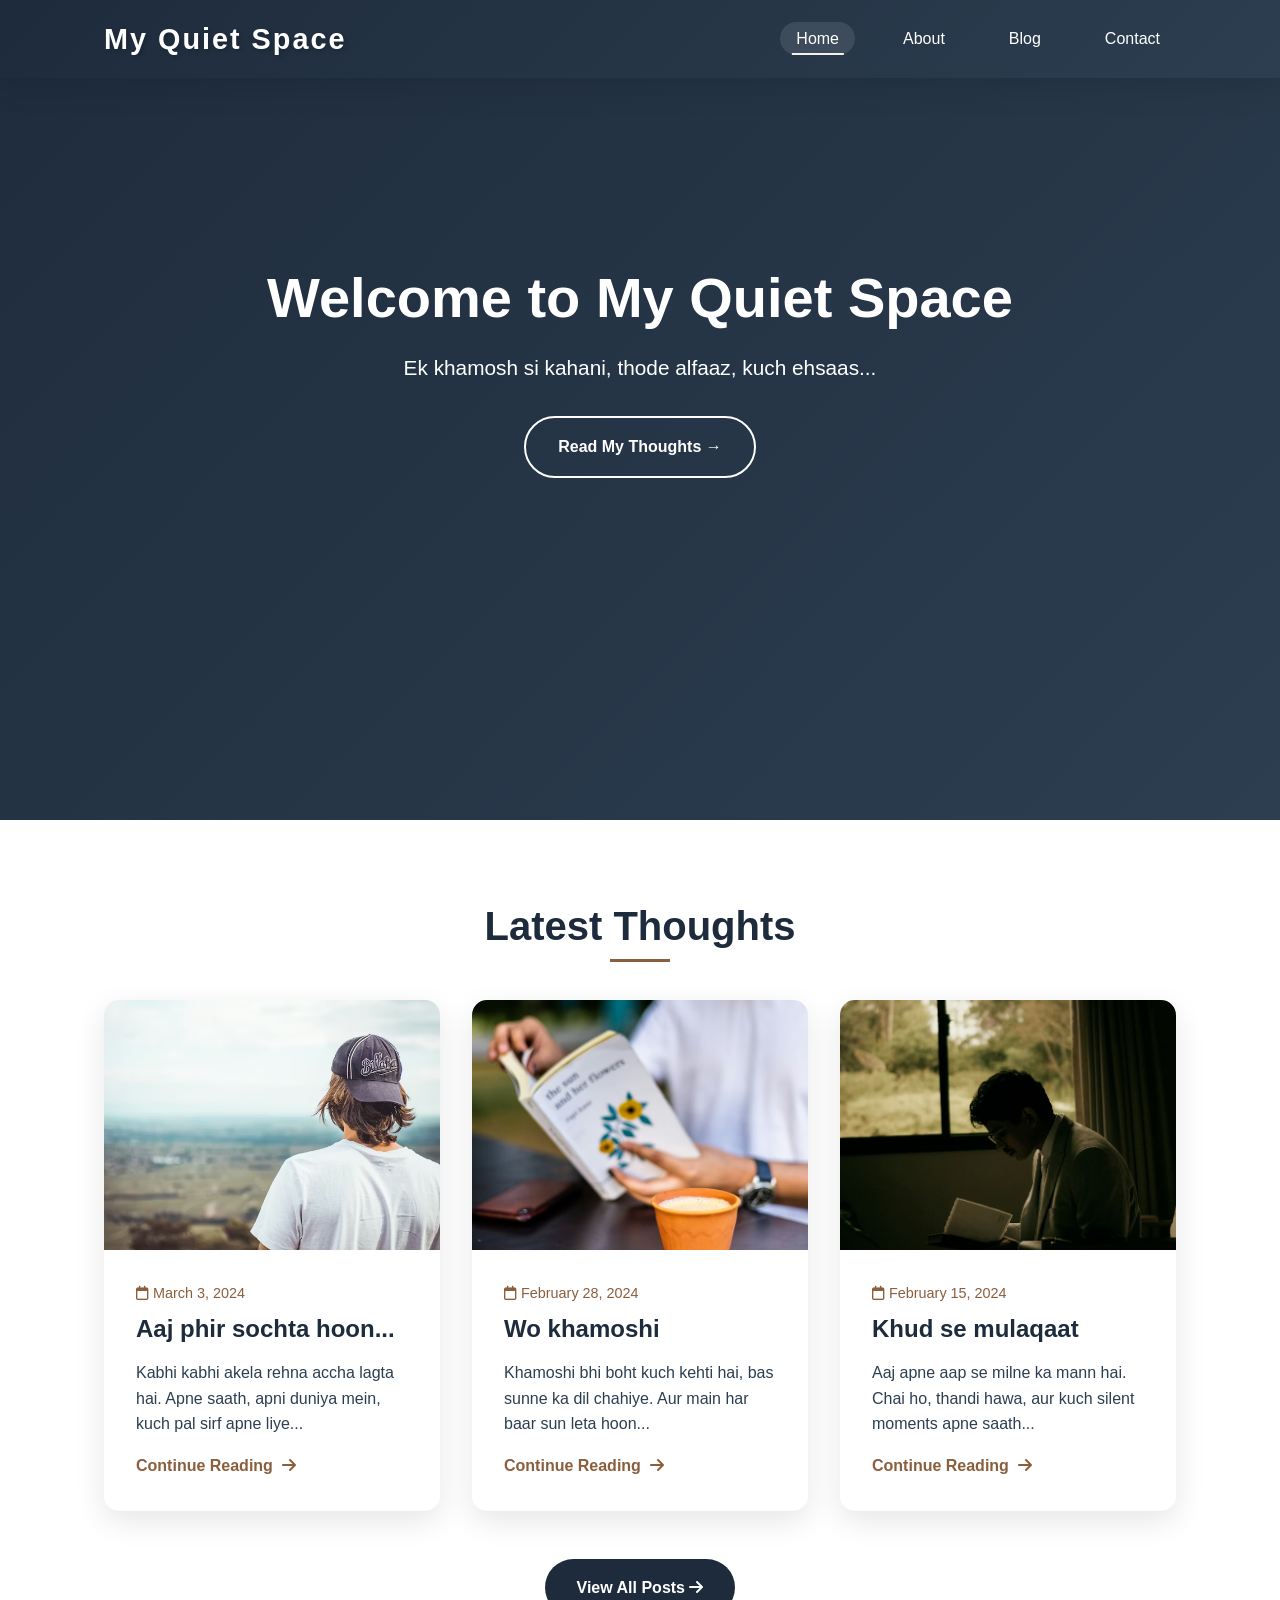
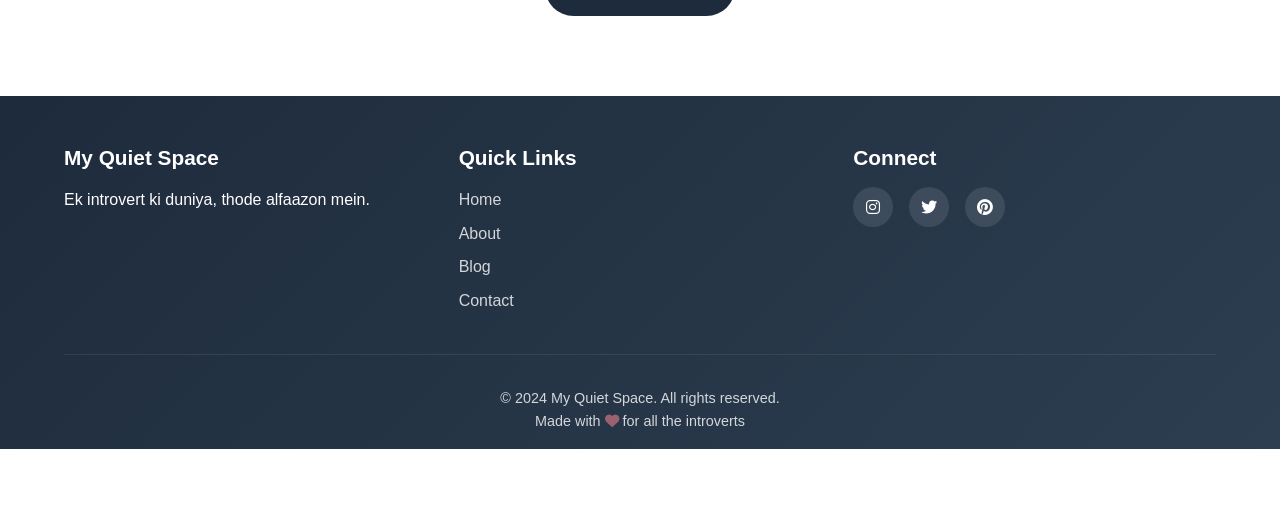
<file: index.html>
<!DOCTYPE html>
<html lang="en">
<head>
    <meta charset="UTF-8">
    <meta name="viewport" content="width=device-width, initial-scale=1.0">
    <title>My Quiet Space - Home</title>
    <link rel="stylesheet" href="style.css">
    <link rel="stylesheet" href="https://cdnjs.cloudflare.com/ajax/libs/font-awesome/6.0.0/css/all.min.css">
</head>
<body>
    <!-- Navigation -->
    <nav class="navbar">
        <div class="nav-container">
            <div class="logo">My Quiet Space</div>
            <ul class="nav-menu">
                <li><a href="index.html" class="active">Home</a></li>
                <li><a href="about.html">About</a></li>
                <li><a href="blog.html">Blog</a></li>
                <li><a href="contact.html">Contact</a></li>
            </ul>
            <div class="hamburger">
                <span></span>
                <span></span>
                <span></span>
            </div>
        </div>
    </nav>

    <!-- Hero Section -->
    <section class="hero">
        <div class="hero-content">
            <h1>Welcome to My Quiet Space</h1>
            <p>Ek khamosh si kahani, thode alfaaz, kuch ehsaas...</p>
            <a href="blog.html" class="btn">Read My Thoughts →</a>
        </div>
    </section>

    <!-- Latest Posts Section -->
    <section class="posts">
        <h2 class="section-title">Latest Thoughts</h2>
        <div class="posts-container">
            <!-- Post 1 - LINK UPDATED -->
            <article class="post-card">
                <div class="post-image">
                    <img src="images/post1.jpg" alt="Introvert blog post">
                </div>
                <div class="post-content">
                    <span class="post-date"><i class="far fa-calendar"></i> March 3, 2024</span>
                    <h3>Aaj phir sochta hoon...</h3>
                    <p>Kabhi kabhi akela rehna accha lagta hai. Apne saath, apni duniya mein, kuch pal sirf apne liye...</p>
                    <!-- Ab post1-introvert.html open hoga -->
                    <a href="post/introvert.html" class="read-more">Continue Reading <i class="fas fa-arrow-right"></i></a>
                </div>
            </article>

            <!-- Post 2 - LINK UPDATED -->
            <article class="post-card">
                <div class="post-image">
                    <img src="images/post2.jpg" alt="Chai blog post">
                </div>
                <div class="post-content">
                    <span class="post-date"><i class="far fa-calendar"></i> February 28, 2024</span>
                    <h3>Wo khamoshi</h3>
                    <p>Khamoshi bhi boht kuch kehti hai, bas sunne ka dil chahiye. Aur main har baar sun leta hoon...</p>
                    <!-- Ab post2-chai.html open hoga -->
                    <a href="post/chai.html" class="read-more">Continue Reading <i class="fas fa-arrow-right"></i></a>
                </div>
            </article>

            <!-- Post 3 - LINK UPDATED -->
            <article class="post-card">
                <div class="post-image">
                    <img src="images/post3.jpg" alt="Raat blog post">
                </div>
                <div class="post-content">
                    <span class="post-date"><i class="far fa-calendar"></i> February 15, 2024</span>
                    <h3>Khud se mulaqaat</h3>
                    <p>Aaj apne aap se milne ka mann hai. Chai ho, thandi hawa, aur kuch silent moments apne saath...</p>
                    <!-- Ab post3-raat.html open hoga -->
                    <a href="post/raat.html" class="read-more">Continue Reading <i class="fas fa-arrow-right"></i></a>
                </div>
            </article>
        </div>
        
        <!-- View All Posts Button - NEW ADDITION -->
        <div style="text-align: center; margin-top: 3rem;">
            <a href="blog.html" class="btn" style="background: var(--primary); color: white; border: none;">View All Posts <i class="fas fa-arrow-right"></i></a>
        </div>
    </section>

    <!-- Footer -->
    <footer>
        <div class="footer-content">
            <div class="footer-section">
                <h3>My Quiet Space</h3>
                <p>Ek introvert ki duniya, thode alfaazon mein.</p>
            </div>
            <div class="footer-section">
                <h3>Quick Links</h3>
                <ul>
                    <li><a href="index.html">Home</a></li>
                    <li><a href="about.html">About</a></li>
                    <li><a href="blog.html">Blog</a></li>
                    <li><a href="contact.html">Contact</a></li>
                </ul>
            </div>
            <div class="footer-section">
                <h3>Connect</h3>
                <div class="social-links">
                    <a href="#"><i class="fab fa-instagram"></i></a>
                    <a href="#"><i class="fab fa-twitter"></i></a>
                    <a href="#"><i class="fab fa-pinterest"></i></a>
                </div>
            </div>
        </div>
        <div class="footer-bottom">
            <p>&copy; 2024 My Quiet Space. All rights reserved.</p>
            <p>Made with <i class="fas fa-heart"></i> for all the introverts</p>
        </div>
    </footer>

    <!-- Mobile Menu Script -->
    <script>
        const hamburger = document.querySelector('.hamburger');
        const navMenu = document.querySelector('.nav-menu');

        hamburger.addEventListener('click', () => {
            hamburger.classList.toggle('active');
            navMenu.classList.toggle('active');
        });

        document.querySelectorAll('.nav-menu a').forEach(link => {
            link.addEventListener('click', () => {
                hamburger.classList.remove('active');
                navMenu.classList.remove('active');
            });
        });
    </script>
</body>
</html>
</file>
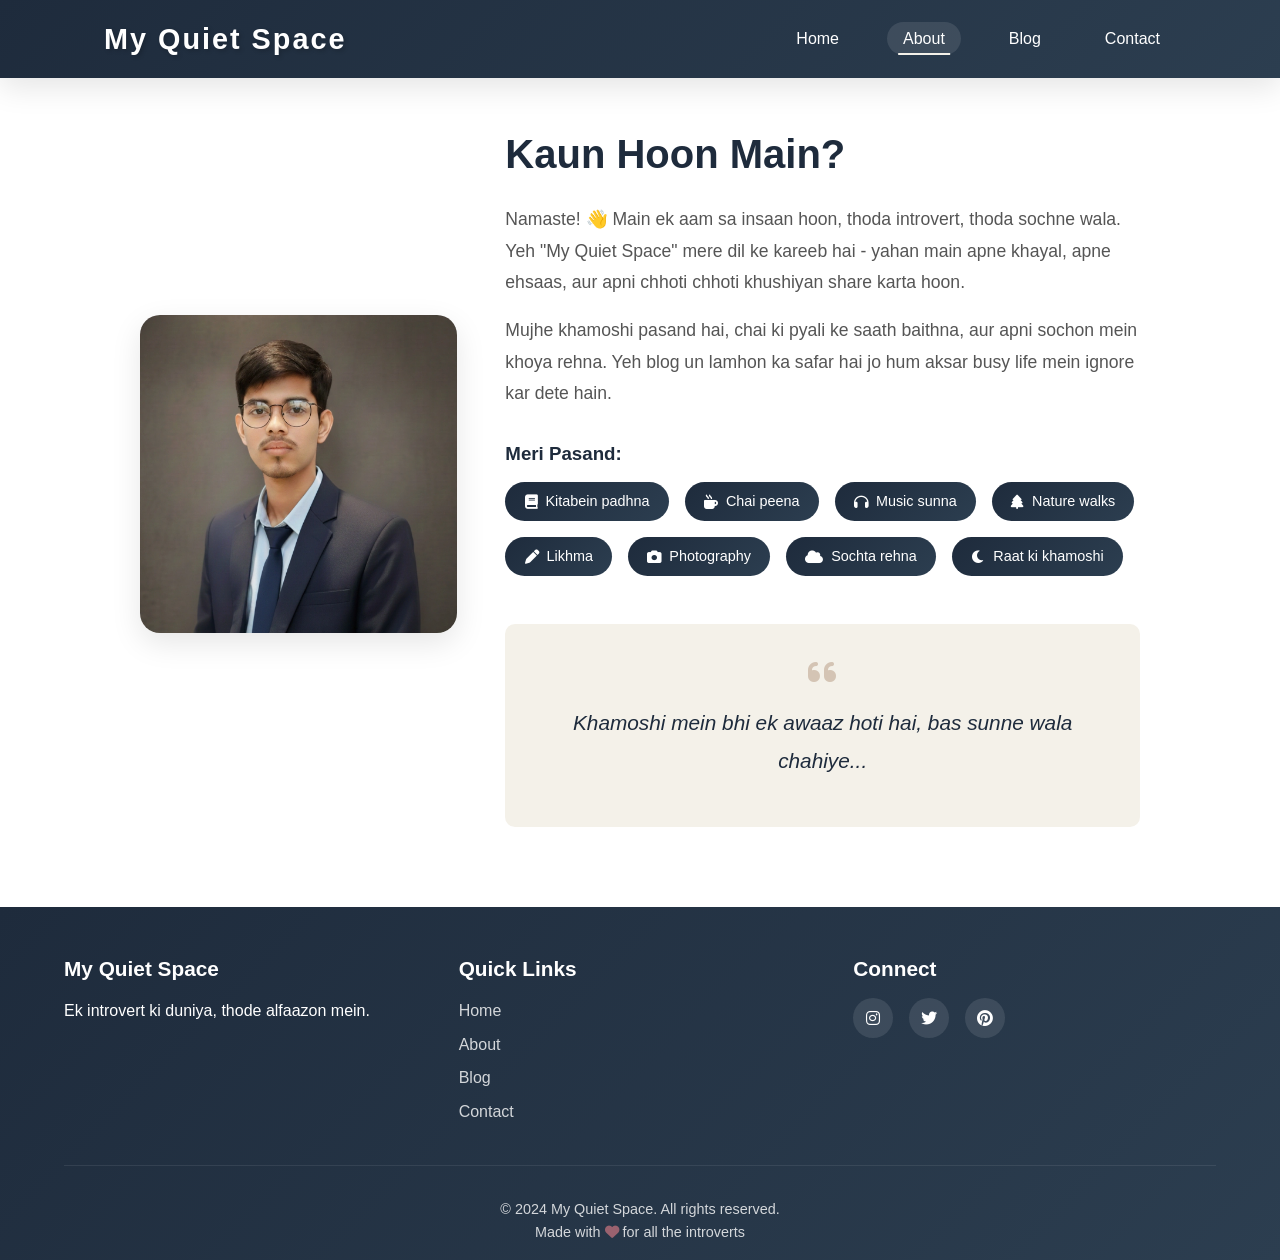
<file: about.html>
<!DOCTYPE html>
<html lang="en">
<head>
    <meta charset="UTF-8">
    <meta name="viewport" content="width=device-width, initial-scale=1.0">
    <title>About - My Quiet Space</title>
    <link rel="stylesheet" href="style.css">
    <link rel="stylesheet" href="https://cdnjs.cloudflare.com/ajax/libs/font-awesome/6.0.0/css/all.min.css">
</head>
<body>
    <!-- Navigation (same as index) -->
    <nav class="navbar">
        <div class="nav-container">
            <div class="logo">My Quiet Space</div>
            <ul class="nav-menu">
                <li><a href="index.html">Home</a></li>
                <li><a href="about.html" class="active">About</a></li>
                <li><a href="blog.html">Blog</a></li>
                <li><a href="contact.html">Contact</a></li>
            </ul>
            <div class="hamburger">
                <span></span>
                <span></span>
                <span></span>
            </div>
        </div>
    </nav>

    <!-- About Section -->
    <section class="about-section">
        <div class="about-container">
            <div class="about-image">
                <img src="profile.jpg" alt="Profile Picture">
            </div>
            <div class="about-content">
                <h1>Kaun Hoon Main?</h1>
                <p>Namaste! 👋 Main ek aam sa insaan hoon, thoda introvert, thoda sochne wala. Yeh "My Quiet Space" mere dil ke kareeb hai - yahan main apne khayal, apne ehsaas, aur apni chhoti chhoti khushiyan share karta hoon.</p>
                
                <p>Mujhe khamoshi pasand hai, chai ki pyali ke saath baithna, aur apni sochon mein khoya rehna. Yeh blog un lamhon ka safar hai jo hum aksar busy life mein ignore kar dete hain.</p>

                <div class="interests">
                    <h3>Meri Pasand:</h3>
                    <div class="interest-tags">
                        <span><i class="fas fa-book"></i> Kitabein padhna</span>
                        <span><i class="fas fa-mug-hot"></i> Chai peena</span>
                        <span><i class="fas fa-headphones"></i> Music sunna</span>
                        <span><i class="fas fa-tree"></i> Nature walks</span>
                        <span><i class="fas fa-pen"></i> Likhma</span>
                        <span><i class="fas fa-camera"></i> Photography</span>
                        <span><i class="fas fa-cloud"></i> Sochta rehna</span>
                        <span><i class="fas fa-moon"></i> Raat ki khamoshi</span>
                    </div>
                </div>

                <div class="quote">
                    <i class="fas fa-quote-left"></i>
                    <p>Khamoshi mein bhi ek awaaz hoti hai, bas sunne wala chahiye...</p>
                </div>
            </div>
        </div>
    </section>

    <!-- Footer (same as index) -->
    <footer>
        <div class="footer-content">
            <div class="footer-section">
                <h3>My Quiet Space</h3>
                <p>Ek introvert ki duniya, thode alfaazon mein.</p>
            </div>
            <div class="footer-section">
                <h3>Quick Links</h3>
                <ul>
                    <li><a href="index.html">Home</a></li>
                    <li><a href="about.html">About</a></li>
                    <li><a href="blog.html">Blog</a></li>
                    <li><a href="contact.html">Contact</a></li>
                </ul>
            </div>
            <div class="footer-section">
                <h3>Connect</h3>
                <div class="social-links">
                    <a href="#"><i class="fab fa-instagram"></i></a>
                    <a href="#"><i class="fab fa-twitter"></i></a>
                    <a href="#"><i class="fab fa-pinterest"></i></a>
                </div>
            </div>
        </div>
        <div class="footer-bottom">
            <p>&copy; 2024 My Quiet Space. All rights reserved.</p>
            <p>Made with <i class="fas fa-heart"></i> for all the introverts</p>
        </div>
    </footer>

    <!-- Mobile Menu Script (same as index) -->
    <script>
        const hamburger = document.querySelector('.hamburger');
        const navMenu = document.querySelector('.nav-menu');

        hamburger.addEventListener('click', () => {
            hamburger.classList.toggle('active');
            navMenu.classList.toggle('active');
        });

        document.querySelectorAll('.nav-menu a').forEach(link => {
            link.addEventListener('click', () => {
                hamburger.classList.remove('active');
                navMenu.classList.remove('active');
            });
        });
    </script>
</body>
</html>
</file>
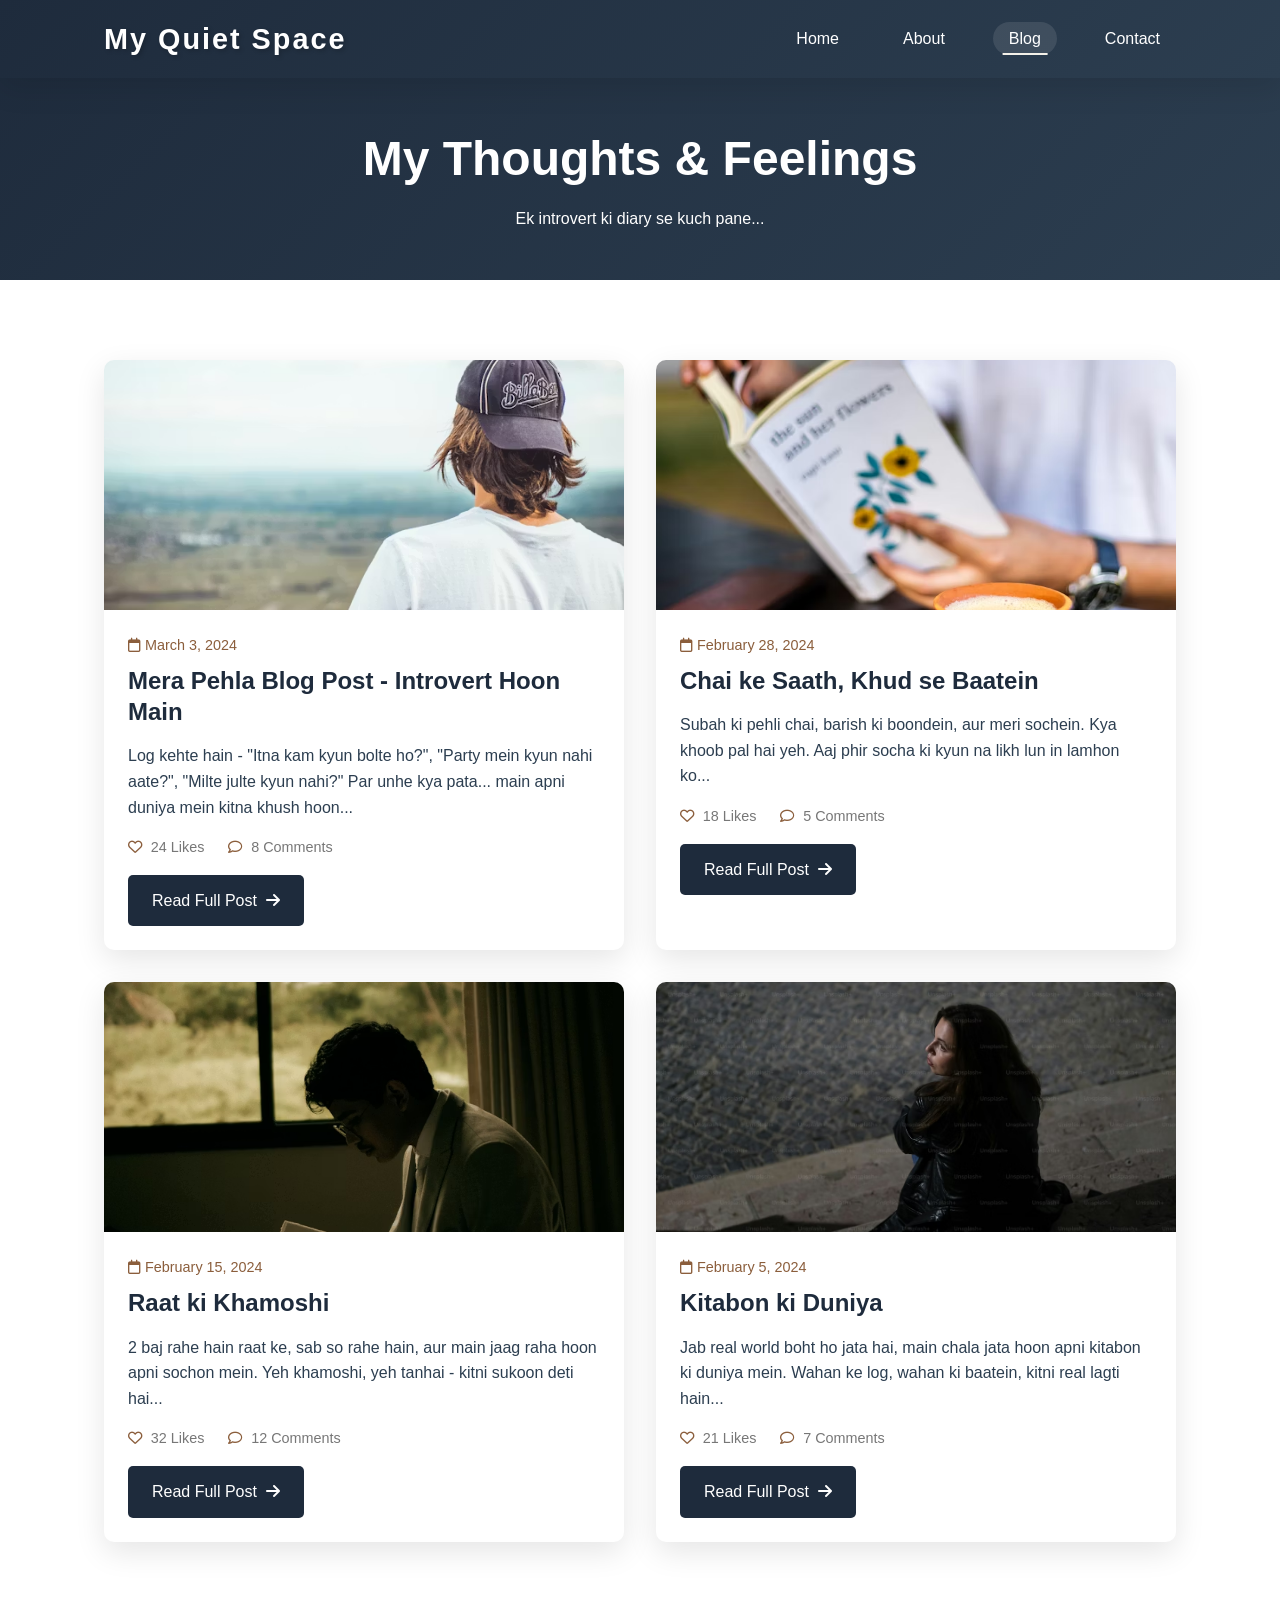
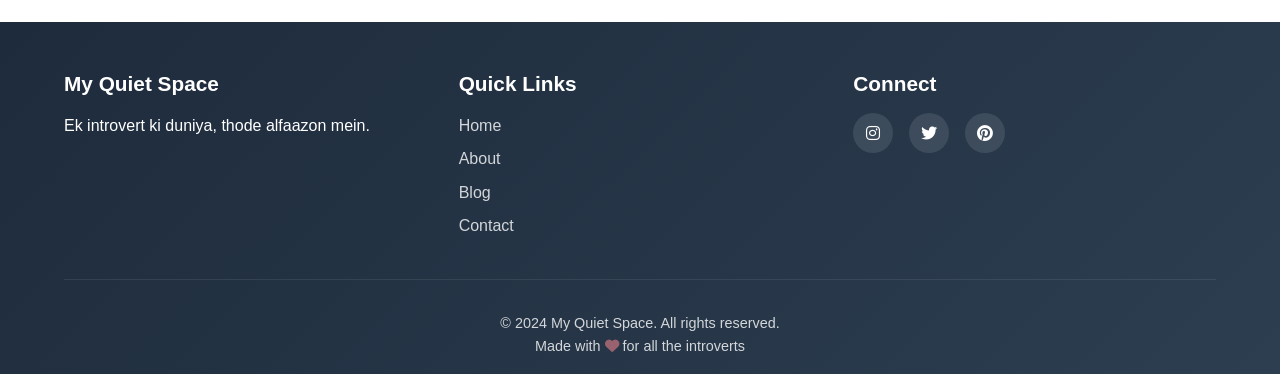
<file: blog.html>
<!DOCTYPE html>
<html lang="en">
<head>
    <meta charset="UTF-8">
    <meta name="viewport" content="width=device-width, initial-scale=1.0">
    <title>Blog - My Quiet Space</title>
    <link rel="stylesheet" href="style.css">
    <link rel="stylesheet" href="https://cdnjs.cloudflare.com/ajax/libs/font-awesome/6.0.0/css/all.min.css">
</head>
<body>
    <!-- Navigation (same as index) -->
    <nav class="navbar">
        <div class="nav-container">
            <div class="logo">My Quiet Space</div>
            <ul class="nav-menu">
                <li><a href="index.html">Home</a></li>
                <li><a href="about.html">About</a></li>
                <li><a href="blog.html" class="active">Blog</a></li>
                <li><a href="contact.html">Contact</a></li>
            </ul>
            <div class="hamburger">
                <span></span>
                <span></span>
                <span></span>
            </div>
        </div>
    </nav>

    <!-- Blog Header -->
    <section class="blog-header">
        <h1>My Thoughts & Feelings</h1>
        <p>Ek introvert ki diary se kuch pane...</p>
    </section>

    <!-- Blog Posts -->
    <section class="blog-posts">
        <div class="posts-grid">
            <!-- Post 1 -->
            <article class="blog-card">
                <div class="blog-card-image">
                    <img src="images/post1.jpg" alt="Introvert blog post">
                </div>
                <div class="blog-card-content">
                    <span class="blog-date"><i class="far fa-calendar"></i> March 3, 2024</span>
                    <h2>Mera Pehla Blog Post - Introvert Hoon Main</h2>
                    <p>Log kehte hain - "Itna kam kyun bolte ho?", "Party mein kyun nahi aate?", "Milte julte kyun nahi?" Par unhe kya pata... main apni duniya mein kitna khush hoon...</p>
                    <div class="blog-meta">
                        <span><i class="far fa-heart"></i> 24 Likes</span>
                        <span><i class="far fa-comment"></i> 8 Comments</span>
                    </div>
                    <!-- LINK UPDATED - ab post1-introvert.html open hoga -->
                    <a href="post/introvert.html" class="read-more-btn">Read Full Post <i class="fas fa-arrow-right"></i></a>
                </div>
            </article>

            <!-- Post 2 -->
            <article class="blog-card">
                <div class="blog-card-image">
                    <img src="images/post2.jpg" alt="Chai blog post">
                </div>
                <div class="blog-card-content">
                    <span class="blog-date"><i class="far fa-calendar"></i> February 28, 2024</span>
                    <h2>Chai ke Saath, Khud se Baatein</h2>
                    <p>Subah ki pehli chai, barish ki boondein, aur meri sochein. Kya khoob pal hai yeh. Aaj phir socha ki kyun na likh lun in lamhon ko...</p>
                    <div class="blog-meta">
                        <span><i class="far fa-heart"></i> 18 Likes</span>
                        <span><i class="far fa-comment"></i> 5 Comments</span>
                    </div>
                    <!-- LINK UPDATED - ab post2-chai.html open hoga -->
                    <a href="post/chai.html" class="read-more-btn">Read Full Post <i class="fas fa-arrow-right"></i></a>
                </div>
            </article>

            <!-- Post 3 -->
            <article class="blog-card">
                <div class="blog-card-image">
                    <img src="images/post3.jpg" alt="Raat blog post">
                </div>
                <div class="blog-card-content">
                    <span class="blog-date"><i class="far fa-calendar"></i> February 15, 2024</span>
                    <h2>Raat ki Khamoshi</h2>
                    <p>2 baj rahe hain raat ke, sab so rahe hain, aur main jaag raha hoon apni sochon mein. Yeh khamoshi, yeh tanhai - kitni sukoon deti hai...</p>
                    <div class="blog-meta">
                        <span><i class="far fa-heart"></i> 32 Likes</span>
                        <span><i class="far fa-comment"></i> 12 Comments</span>
                    </div>
                    <!-- LINK UPDATED - ab post3-raat.html open hoga -->
                    <a href="post/raat.html" class="read-more-btn">Read Full Post <i class="fas fa-arrow-right"></i></a>
                </div>
            </article>

            <!-- Post 4 -->
            <article class="blog-card">
                <div class="blog-card-image">
                    <img src="images/post4.jpg" alt="Kitabon ki duniya">
                </div>
                <div class="blog-card-content">
                    <span class="blog-date"><i class="far fa-calendar"></i> February 5, 2024</span>
                    <h2>Kitabon ki Duniya</h2>
                    <p>Jab real world boht ho jata hai, main chala jata hoon apni kitabon ki duniya mein. Wahan ke log, wahan ki baatein, kitni real lagti hain...</p>
                    <div class="blog-meta">
                        <span><i class="far fa-heart"></i> 21 Likes</span>
                        <span><i class="far fa-comment"></i> 7 Comments</span>
                    </div>
                    <!-- LINK UPDATED - ab kitabein.html open hoga -->
                    <a href="post/kitabein.html" class="read-more-btn">Read Full Post <i class="fas fa-arrow-right"></i></a>
                </div>
            </article>
        </div>
    </section>

    <!-- Footer -->
    <footer>
        <div class="footer-content">
            <div class="footer-section">
                <h3>My Quiet Space</h3>
                <p>Ek introvert ki duniya, thode alfaazon mein.</p>
            </div>
            <div class="footer-section">
                <h3>Quick Links</h3>
                <ul>
                    <li><a href="index.html">Home</a></li>
                    <li><a href="about.html">About</a></li>
                    <li><a href="blog.html">Blog</a></li>
                    <li><a href="contact.html">Contact</a></li>
                </ul>
            </div>
            <div class="footer-section">
                <h3>Connect</h3>
                <div class="social-links">
                    <a href="#"><i class="fab fa-instagram"></i></a>
                    <a href="#"><i class="fab fa-twitter"></i></a>
                    <a href="#"><i class="fab fa-pinterest"></i></a>
                </div>
            </div>
        </div>
        <div class="footer-bottom">
            <p>&copy; 2024 My Quiet Space. All rights reserved.</p>
            <p>Made with <i class="fas fa-heart"></i> for all the introverts</p>
        </div>
    </footer>

    <!-- Mobile Menu Script -->
    <script>
        const hamburger = document.querySelector('.hamburger');
        const navMenu = document.querySelector('.nav-menu');

        hamburger.addEventListener('click', () => {
            hamburger.classList.toggle('active');
            navMenu.classList.toggle('active');
        });

        document.querySelectorAll('.nav-menu a').forEach(link => {
            link.addEventListener('click', () => {
                hamburger.classList.remove('active');
                navMenu.classList.remove('active');
            });
        });
    </script>
</body>
</html>
</file>
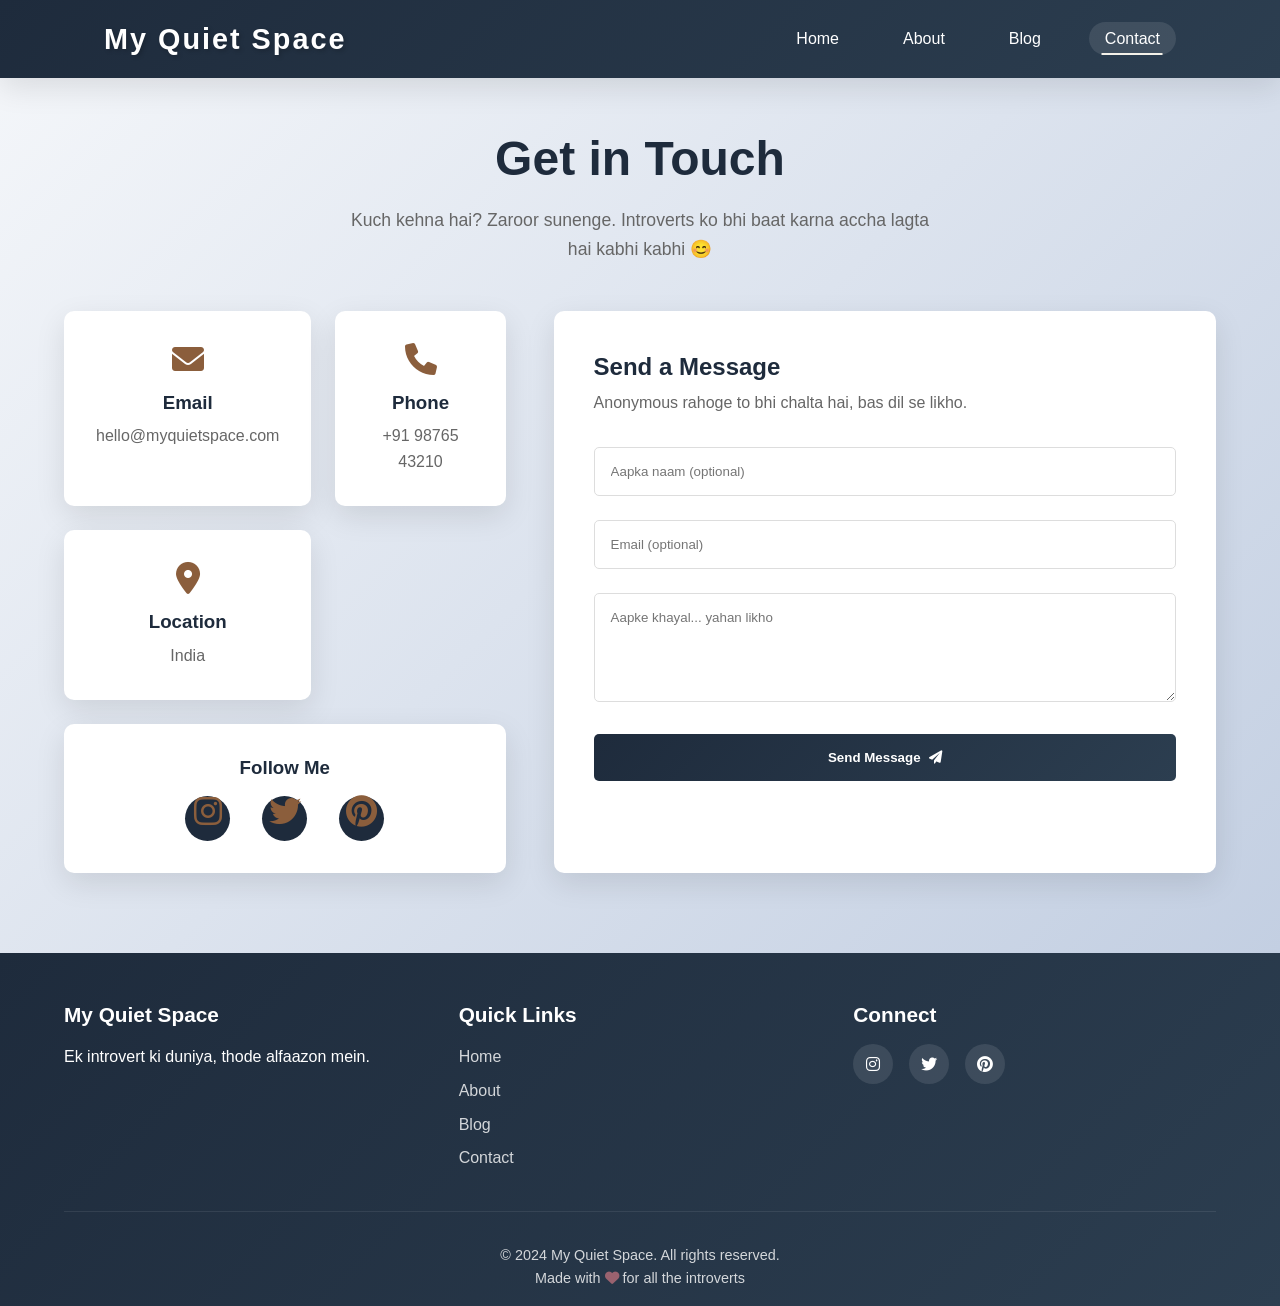
<file: contact.html>
<!DOCTYPE html>
<html lang="en">
<head>
    <meta charset="UTF-8">
    <meta name="viewport" content="width=device-width, initial-scale=1.0">
    <title>Contact - My Quiet Space</title>
    <link rel="stylesheet" href="style.css">
    <link rel="stylesheet" href="https://cdnjs.cloudflare.com/ajax/libs/font-awesome/6.0.0/css/all.min.css">
</head>
<body>
    <!-- Navigation (same as index) -->
    <nav class="navbar">
        <div class="nav-container">
            <div class="logo">My Quiet Space</div>
            <ul class="nav-menu">
                <li><a href="index.html">Home</a></li>
                <li><a href="about.html">About</a></li>
                <li><a href="blog.html">Blog</a></li>
                <li><a href="contact.html" class="active">Contact</a></li>
            </ul>
            <div class="hamburger">
                <span></span>
                <span></span>
                <span></span>
            </div>
        </div>
    </nav>

    <!-- Contact Section -->
    <section class="contact-section">
        <h1 class="contact-title">Get in Touch</h1>
        <p class="contact-subtitle">Kuch kehna hai? Zaroor sunenge. Introverts ko bhi baat karna accha lagta hai kabhi kabhi 😊</p>

        <div class="contact-container">
            <div class="contact-info">
                <div class="info-card">
                    <i class="fas fa-envelope"></i>
                    <h3>Email</h3>
                    <p>hello@myquietspace.com</p>
                </div>
                <div class="info-card">
                    <i class="fas fa-phone"></i>
                    <h3>Phone</h3>
                    <p>+91 98765 43210</p>
                </div>
                <div class="info-card">
                    <i class="fas fa-map-marker-alt"></i>
                    <h3>Location</h3>
                    <p>India</p>
                </div>
                <div class="info-card social-card">
                    <h3>Follow Me</h3>
                    <div class="contact-social">
                        <a href="#"><i class="fab fa-instagram"></i></a>
                        <a href="#"><i class="fab fa-twitter"></i></a>
                        <a href="#"><i class="fab fa-pinterest"></i></a>
                    </div>
                </div>
            </div>

            <div class="contact-form">
                <h2>Send a Message</h2>
                <p>Anonymous rahoge to bhi chalta hai, bas dil se likho.</p>
                <form>
                    <div class="form-group">
                        <input type="text" placeholder="Aapka naam (optional)" class="form-control">
                    </div>
                    <div class="form-group">
                        <input type="email" placeholder="Email (optional)" class="form-control">
                    </div>
                    <div class="form-group">
                        <textarea rows="5" placeholder="Aapke khayal... yahan likho" class="form-control"></textarea>
                    </div>
                    <button type="submit" class="submit-btn">Send Message <i class="fas fa-paper-plane"></i></button>
                </form>
            </div>
        </div>
    </section>

    <!-- Footer (same as index) -->
    <footer>
        <div class="footer-content">
            <div class="footer-section">
                <h3>My Quiet Space</h3>
                <p>Ek introvert ki duniya, thode alfaazon mein.</p>
            </div>
            <div class="footer-section">
                <h3>Quick Links</h3>
                <ul>
                    <li><a href="index.html">Home</a></li>
                    <li><a href="about.html">About</a></li>
                    <li><a href="blog.html">Blog</a></li>
                    <li><a href="contact.html">Contact</a></li>
                </ul>
            </div>
            <div class="footer-section">
                <h3>Connect</h3>
                <div class="social-links">
                    <a href="#"><i class="fab fa-instagram"></i></a>
                    <a href="#"><i class="fab fa-twitter"></i></a>
                    <a href="#"><i class="fab fa-pinterest"></i></a>
                </div>
            </div>
        </div>
        <div class="footer-bottom">
            <p>&copy; 2024 My Quiet Space. All rights reserved.</p>
            <p>Made with <i class="fas fa-heart"></i> for all the introverts</p>
        </div>
    </footer>

    <!-- Mobile Menu Script (same as index) -->
    <script>
        const hamburger = document.querySelector('.hamburger');
        const navMenu = document.querySelector('.nav-menu');

        hamburger.addEventListener('click', () => {
            hamburger.classList.toggle('active');
            navMenu.classList.toggle('active');
        });

        document.querySelectorAll('.nav-menu a').forEach(link => {
            link.addEventListener('click', () => {
                hamburger.classList.remove('active');
                navMenu.classList.remove('active');
            });
        });
    </script>
</body>
</html>
</file>
<file: style.css>
/* ========== RESET & VARIABLES ========== */
* {
    margin: 0;
    padding: 0;
    box-sizing: border-box;
}

:root {
    --primary: #1e2b3c;        /* Dark blue - main */
    --primary-light: #2c3e50;   /* Light blue */
    --secondary: #8b5e3c;       /* Warm brown */
    --accent: #b76e79;          /* Rose pink - subtle */
    --dark: #1a1e24;            /* Almost black */
    --light: #f4f1e9;           /* Off white */
    --text: #2c3e50;            /* Dark blue text */
    --bg: #ffffff;              /* White background */
    --card-bg: #ffffff;         /* Card white */
    --shadow: 0 10px 30px rgba(0,0,0,0.1);
    --transition: all 0.3s ease;
}

body {
    font-family: 'Segoe UI', Tahoma, Geneva, Verdana, sans-serif;
    line-height: 1.6;
    color: var(--text);
    background: var(--bg);
    overflow-x: hidden;
}

/* ========== TYPOGRAPHY ========== */
h1, h2, h3, h4 {
    font-weight: 600;
    line-height: 1.3;
    color: var(--primary);
}

a {
    text-decoration: none;
    color: inherit;
}

/* ========== NAVIGATION ========== */
.navbar {
    background: linear-gradient(135deg, var(--primary), var(--primary-light));
    padding: 1rem 0;
    position: fixed;
    width: 100%;
    top: 0;
    z-index: 1000;
    box-shadow: var(--shadow);
}

.nav-container {
    max-width: 1200px;
    margin: 0 auto;
    display: flex;
    justify-content: space-between;
    align-items: center;
    padding: 0 5%;
}

.logo {
    font-size: 1.8rem;
    font-weight: 700;
    color: white;
    letter-spacing: 2px;
    text-shadow: 2px 2px 4px rgba(0,0,0,0.2);
}

.nav-menu {
    display: flex;
    list-style: none;
    gap: 2rem;
}

.nav-menu a {
    color: white;
    font-weight: 500;
    padding: 0.5rem 1rem;
    border-radius: 25px;
    transition: var(--transition);
    position: relative;
}

.nav-menu a::before {
    content: '';
    position: absolute;
    bottom: 0;
    left: 50%;
    transform: translateX(-50%);
    width: 0;
    height: 2px;
    background: var(--light);
    transition: var(--transition);
}

.nav-menu a:hover::before,
.nav-menu a.active::before {
    width: 70%;
}

.nav-menu a.active {
    background: rgba(255,255,255,0.1);
}

.hamburger {
    display: none;
    cursor: pointer;
    flex-direction: column;
    gap: 5px;
}

.hamburger span {
    width: 25px;
    height: 3px;
    background: white;
    border-radius: 3px;
    transition: var(--transition);
}

/* ========== HERO SECTION ========== */
.hero {
    min-height: 100vh;
    background: linear-gradient(135deg, var(--primary), var(--primary-light));
    display: flex;
    align-items: center;
    justify-content: center;
    text-align: center;
    color: white;
    padding: 0 5%;
    margin-top: -80px;
}

.hero-content h1 {
    font-size: clamp(2rem, 5vw, 3.5rem);
    color: white;
    margin-bottom: 1rem;
    animation: fadeInUp 1s ease;
}

.hero-content p {
    font-size: clamp(1rem, 3vw, 1.3rem);
    margin-bottom: 2rem;
    opacity: 0.9;
    animation: fadeInUp 1s ease 0.2s both;
}

.btn {
    display: inline-block;
    padding: 1rem 2rem;
    background: transparent;
    color: white;
    border: 2px solid white;
    border-radius: 50px;
    font-weight: 600;
    transition: var(--transition);
    animation: fadeInUp 1s ease 0.4s both;
}

.btn:hover {
    background: white;
    color: var(--primary);
    transform: translateY(-3px);
    box-shadow: 0 10px 20px rgba(0,0,0,0.2);
}

/* ========== POSTS SECTION ========== */
.posts {
    padding: 5rem 5%;
    max-width: 1200px;
    margin: 0 auto;
}

.section-title {
    text-align: center;
    font-size: clamp(1.8rem, 4vw, 2.5rem);
    margin-bottom: 3rem;
    position: relative;
    color: var(--primary);
}

.section-title::after {
    content: '';
    position: absolute;
    bottom: -10px;
    left: 50%;
    transform: translateX(-50%);
    width: 60px;
    height: 3px;
    background: var(--secondary);
}

.posts-container {
    display: grid;
    grid-template-columns: repeat(auto-fit, minmax(300px, 1fr));
    gap: 2rem;
}

.post-card {
    background: var(--card-bg);
    border-radius: 15px;
    overflow: hidden;
    box-shadow: var(--shadow);
    transition: var(--transition);
}

.post-card:hover {
    transform: translateY(-10px);
    box-shadow: 0 15px 40px rgba(0,0,0,0.15);
}

.post-image {
    height: 250px;
    overflow: hidden;
}

.post-image img {
    width: 100%;
    height: 100%;
    object-fit: cover;
    transition: var(--transition);
}

.post-card:hover .post-image img {
    transform: scale(1.1);
}

.post-content {
    padding: 2rem;
}

.post-date {
    color: var(--secondary);
    font-size: 0.9rem;
    display: block;
    margin-bottom: 0.5rem;
}

.post-content h3 {
    font-size: 1.5rem;
    margin-bottom: 1rem;
    color: var(--primary);
}

.read-more {
    display: inline-block;
    margin-top: 1rem;
    color: var(--secondary);
    font-weight: 600;
    transition: var(--transition);
}

.read-more i {
    margin-left: 0.3rem;
    transition: var(--transition);
}

.read-more:hover {
    color: var(--primary);
}

.read-more:hover i {
    transform: translateX(5px);
}

/* ========== ABOUT PAGE ========== */
.about-section {
    padding: 8rem 5% 5rem;
    min-height: 100vh;
}

.about-container {
    max-width: 1000px;
    margin: 0 auto;
    display: grid;
    grid-template-columns: 1fr 2fr;
    gap: 3rem;
    align-items: center;
}

.about-image {
    position: relative;
}

.about-image img {
    width: 100%;
    height: auto;
    border-radius: 20px;
    box-shadow: var(--shadow);
}

.about-content h1 {
    font-size: 2.5rem;
    margin-bottom: 1.5rem;
    color: var(--primary);
}

.about-content p {
    margin-bottom: 1rem;
    font-size: 1.1rem;
    line-height: 1.8;
    color: #555;
}

.interests {
    margin: 2rem 0;
}

.interests h3 {
    margin-bottom: 1rem;
    color: var(--primary);
}

.interest-tags {
    display: flex;
    flex-wrap: wrap;
    gap: 1rem;
}

.interest-tags span {
    background: linear-gradient(135deg, var(--primary), var(--primary-light));
    color: white;
    padding: 0.5rem 1.2rem;
    border-radius: 25px;
    font-size: 0.9rem;
    display: inline-flex;
    align-items: center;
    gap: 0.5rem;
}

.quote {
    margin-top: 3rem;
    padding: 2rem;
    background: var(--light);
    border-radius: 10px;
    text-align: center;
    position: relative;
}

.quote i {
    color: var(--secondary);
    font-size: 2rem;
    opacity: 0.3;
    margin-bottom: 1rem;
}

.quote p {
    font-size: 1.3rem;
    font-style: italic;
    color: var(--primary);
}

/* ========== BLOG PAGE ========== */
.blog-header {
    padding: 8rem 5% 3rem;
    text-align: center;
    background: linear-gradient(135deg, var(--primary), var(--primary-light));
    color: white;
}

.blog-header h1 {
    color: white;
    font-size: clamp(2rem, 5vw, 3rem);
    margin-bottom: 1rem;
}

.blog-posts {
    padding: 5rem 5%;
    max-width: 1200px;
    margin: 0 auto;
}

.posts-grid {
    display: grid;
    grid-template-columns: repeat(auto-fit, minmax(350px, 1fr));
    gap: 2rem;
}

.blog-card {
    background: var(--card-bg);
    border-radius: 10px;
    overflow: hidden;
    box-shadow: var(--shadow);
    transition: var(--transition);
}

.blog-card:hover {
    transform: translateY(-5px);
}

.blog-card-image {
    height: 250px;
    overflow: hidden;
}

.blog-card-image img {
    width: 100%;
    height: 100%;
    object-fit: cover;
    transition: var(--transition);
}

.blog-card:hover .blog-card-image img {
    transform: scale(1.1);
}

.blog-card-content {
    padding: 1.5rem;
}

.blog-date {
    color: var(--secondary);
    font-size: 0.9rem;
    display: block;
    margin-bottom: 0.5rem;
}

.blog-card-content h2 {
    font-size: 1.5rem;
    margin-bottom: 1rem;
    color: var(--primary);
}

.blog-meta {
    display: flex;
    gap: 1.5rem;
    margin: 1rem 0;
    color: #777;
    font-size: 0.9rem;
}

.blog-meta i {
    margin-right: 0.3rem;
    color: var(--secondary);
}

.read-more-btn {
    display: inline-block;
    padding: 0.8rem 1.5rem;
    background: var(--primary);
    color: white;
    border-radius: 5px;
    transition: var(--transition);
}

.read-more-btn:hover {
    background: var(--primary-light);
    transform: translateX(5px);
}

.read-more-btn i {
    margin-left: 0.3rem;
    transition: var(--transition);
}

.read-more-btn:hover i {
    transform: translateX(5px);
}

/* ========== CONTACT PAGE ========== */
.contact-section {
    padding: 8rem 5% 5rem;
    min-height: 100vh;
    background: linear-gradient(135deg, #f5f7fa 0%, #c3cfe2 100%);
}

.contact-title {
    text-align: center;
    font-size: clamp(2rem, 5vw, 3rem);
    color: var(--primary);
    margin-bottom: 1rem;
}

.contact-subtitle {
    text-align: center;
    max-width: 600px;
    margin: 0 auto 3rem;
    color: #666;
    font-size: 1.1rem;
}

.contact-container {
    max-width: 1200px;
    margin: 0 auto;
    display: grid;
    grid-template-columns: 1fr 1.5fr;
    gap: 3rem;
}

.contact-info {
    display: grid;
    grid-template-columns: repeat(2, 1fr);
    gap: 1.5rem;
}

.info-card {
    background: white;
    padding: 2rem;
    border-radius: 10px;
    text-align: center;
    box-shadow: var(--shadow);
    transition: var(--transition);
}

.info-card:hover {
    transform: translateY(-5px);
    box-shadow: 0 15px 30px rgba(0,0,0,0.15);
}

.info-card i {
    font-size: 2rem;
    color: var(--secondary);
    margin-bottom: 1rem;
}

.info-card h3 {
    margin-bottom: 0.5rem;
    color: var(--primary);
}

.info-card p {
    color: #666;
}

.social-card {
    grid-column: span 2;
}

.contact-social {
    display: flex;
    justify-content: center;
    gap: 2rem;
    margin-top: 1rem;
}

.contact-social a {
    width: 45px;
    height: 45px;
    background: var(--primary);
    color: white;
    border-radius: 50%;
    display: flex;
    align-items: center;
    justify-content: center;
    transition: var(--transition);
}

.contact-social a:hover {
    background: var(--secondary);
    transform: translateY(-3px);
}

.contact-form {
    background: white;
    padding: 2.5rem;
    border-radius: 10px;
    box-shadow: var(--shadow);
}

.contact-form h2 {
    margin-bottom: 0.5rem;
    color: var(--primary);
}

.contact-form p {
    color: #666;
    margin-bottom: 2rem;
}

.form-group {
    margin-bottom: 1.5rem;
}

.form-control {
    width: 100%;
    padding: 1rem;
    border: 1px solid #ddd;
    border-radius: 5px;
    font-family: inherit;
    transition: var(--transition);
}

.form-control:focus {
    outline: none;
    border-color: var(--secondary);
    box-shadow: 0 0 0 3px rgba(139, 94, 60, 0.1);
}

.submit-btn {
    width: 100%;
    padding: 1rem;
    background: linear-gradient(135deg, var(--primary), var(--primary-light));
    color: white;
    border: none;
    border-radius: 5px;
    font-weight: 600;
    cursor: pointer;
    transition: var(--transition);
    display: flex;
    align-items: center;
    justify-content: center;
    gap: 0.5rem;
}

.submit-btn:hover {
    transform: translateY(-2px);
    box-shadow: 0 10px 20px rgba(0,0,0,0.2);
}

.submit-btn i {
    transition: var(--transition);
}

.submit-btn:hover i {
    transform: translateX(5px);
}

/* ========== FOOTER ========== */
footer {
    background: linear-gradient(135deg, var(--primary), var(--primary-light));
    color: white;
    padding: 3rem 5% 1rem;
}

.footer-content {
    max-width: 1200px;
    margin: 0 auto;
    display: grid;
    grid-template-columns: repeat(auto-fit, minmax(250px, 1fr));
    gap: 2rem;
}

.footer-section h3 {
    color: white;
    margin-bottom: 1rem;
    font-size: 1.3rem;
}

.footer-section ul {
    list-style: none;
}

.footer-section ul li {
    margin-bottom: 0.5rem;
}

.footer-section ul li a {
    color: rgba(255,255,255,0.8);
    transition: var(--transition);
}

.footer-section ul li a:hover {
    color: white;
    padding-left: 5px;
}

.social-links {
    display: flex;
    gap: 1rem;
}

.social-links a {
    width: 40px;
    height: 40px;
    background: rgba(255,255,255,0.1);
    color: white;
    border-radius: 50%;
    display: flex;
    align-items: center;
    justify-content: center;
    transition: var(--transition);
}

.social-links a:hover {
    background: white;
    color: var(--primary);
    transform: translateY(-3px);
}

.footer-bottom {
    max-width: 1200px;
    margin: 2rem auto 0;
    padding-top: 2rem;
    border-top: 1px solid rgba(255,255,255,0.1);
    text-align: center;
    font-size: 0.9rem;
    opacity: 0.8;
}

.fa-heart {
    color: var(--accent);
}

/* ========== ANIMATIONS ========== */
@keyframes fadeInUp {
    from {
        opacity: 0;
        transform: translateY(30px);
    }
    to {
        opacity: 1;
        transform: translateY(0);
    }
}

/* ========== RESPONSIVE DESIGN ========== */
@media screen and (max-width: 968px) {
    .about-container {
        grid-template-columns: 1fr;
        text-align: center;
    }
    
    .about-image {
        max-width: 400px;
        margin: 0 auto;
    }
    
    .interest-tags {
        justify-content: center;
    }
    
    .contact-container {
        grid-template-columns: 1fr;
    }
    
    .contact-info {
        order: 2;
    }
    
    .contact-form {
        order: 1;
    }
}

@media screen and (max-width: 768px) {
    .hamburger {
        display: flex;
    }
    
    .hamburger.active span:nth-child(1) {
        transform: rotate(45deg) translate(5px, 5px);
    }
    
    .hamburger.active span:nth-child(2) {
        opacity: 0;
    }
    
    .hamburger.active span:nth-child(3) {
        transform: rotate(-45deg) translate(7px, -6px);
    }
    
    .nav-menu {
        position: fixed;
        left: -100%;
        top: 70px;
        flex-direction: column;
        background: linear-gradient(135deg, var(--primary), var(--primary-light));
        width: 100%;
        text-align: center;
        padding: 2rem 0;
        gap: 1rem;
        transition: var(--transition);
        box-shadow: var(--shadow);
    }
    
    .nav-menu.active {
        left: 0;
    }
    
    .posts-container {
        grid-template-columns: 1fr;
    }
    
    .contact-info {
        grid-template-columns: 1fr;
    }
    
    .social-card {
        grid-column: span 1;
    }
    
    .blog-header h1 {
        font-size: 2rem;
    }
    
    .posts-grid {
        grid-template-columns: 1fr;
    }
}

@media screen and (max-width: 480px) {
    .logo {
        font-size: 1.4rem;
    }
    
    .hero-content h1 {
        font-size: 2rem;
    }
    
    .post-card {
        margin: 0 1rem;
    }
    
    .btn {
        padding: 0.8rem 1.5rem;
    }
    
    .about-content h1 {
        font-size: 2rem;
    }
    
    .interest-tags span {
        width: 100%;
        justify-content: center;
    }
    
    .contact-form {
        padding: 1.5rem;
    }
}
</file>
